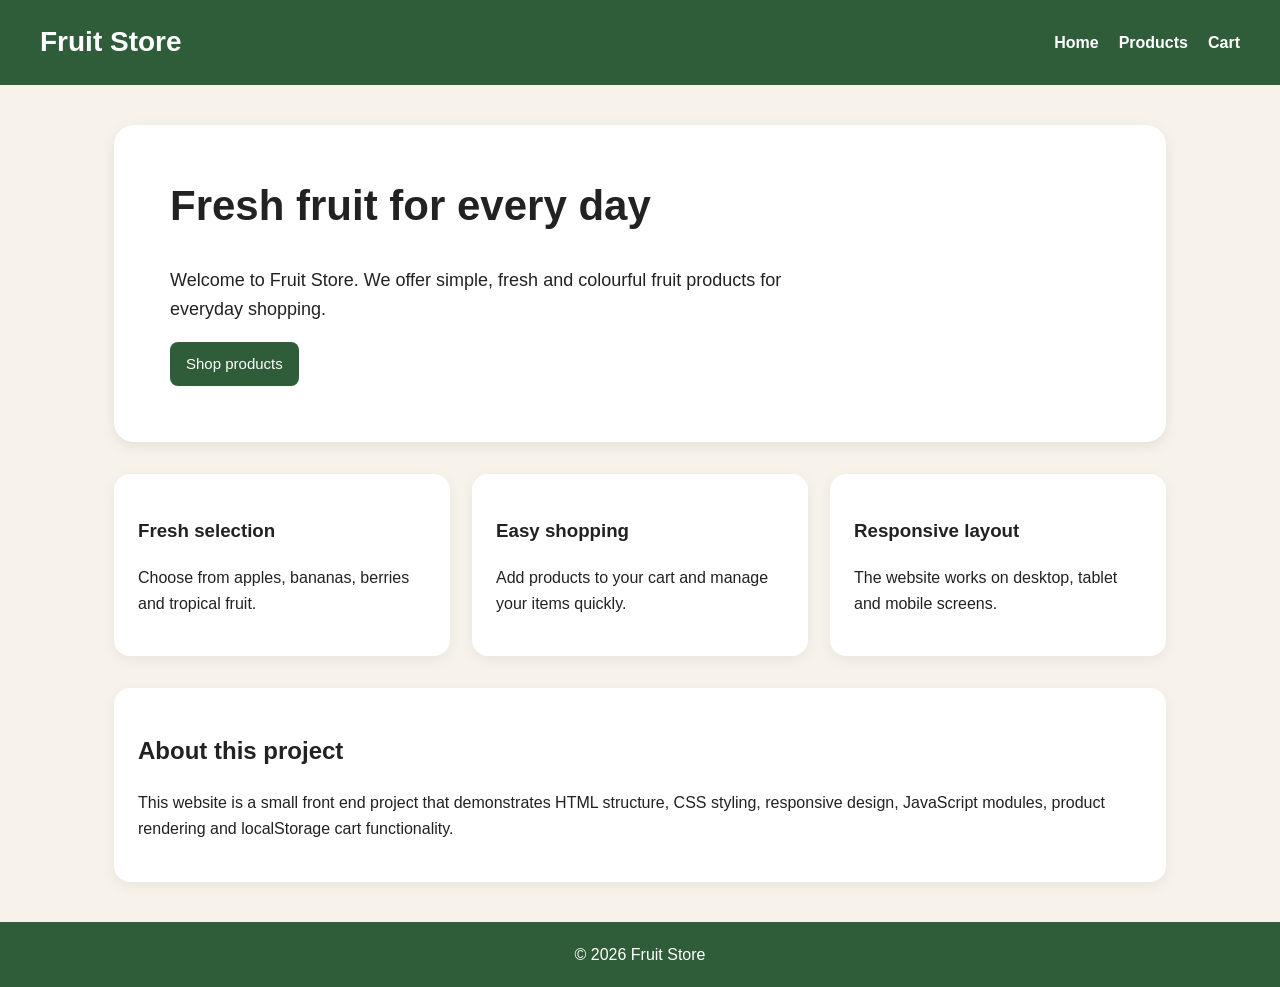
<file: index.html>
<!doctype html>
<html lang="en">
  <head>
    <meta charset="utf-8">
    <meta name="viewport" content="width=device-width, initial-scale=1">
    <title>Fruit Store | Home</title>
    <link rel="stylesheet" href="./css/styles.css">
  </head>

  <body class="page">
    <header class="site-header">
      <h1>Fruit Store</h1>

      <nav class="site-nav">
        <a href="./index.html">Home</a>
        <a href="./products.html">Products</a>
        <a href="./cart.html">Cart</a>
      </nav>
    </header>

    <main>
      <section class="hero">
        <div class="hero-text">
          <h2>Fresh fruit for every day</h2>
          <p>
            Welcome to Fruit Store. We offer simple, fresh and colourful fruit
            products for everyday shopping.
          </p>
          <a class="button" href="./products.html">Shop products</a>
        </div>
      </section>

      <section class="features">
        <article>
          <h3>Fresh selection</h3>
          <p>Choose from apples, bananas, berries and tropical fruit.</p>
        </article>

        <article>
          <h3>Easy shopping</h3>
          <p>Add products to your cart and manage your items quickly.</p>
        </article>

        <article>
          <h3>Responsive layout</h3>
          <p>The website works on desktop, tablet and mobile screens.</p>
        </article>
      </section>

      <section class="about-section">
        <h2>About this project</h2>
        <p>
          This website is a small front end project that demonstrates HTML
          structure, CSS styling, responsive design, JavaScript modules, product
          rendering and localStorage cart functionality.
        </p>
      </section>
    </main>

    <footer class="site-footer">
      <p>© 2026 Fruit Store</p>
    </footer>
  </body>
</html>
</file>
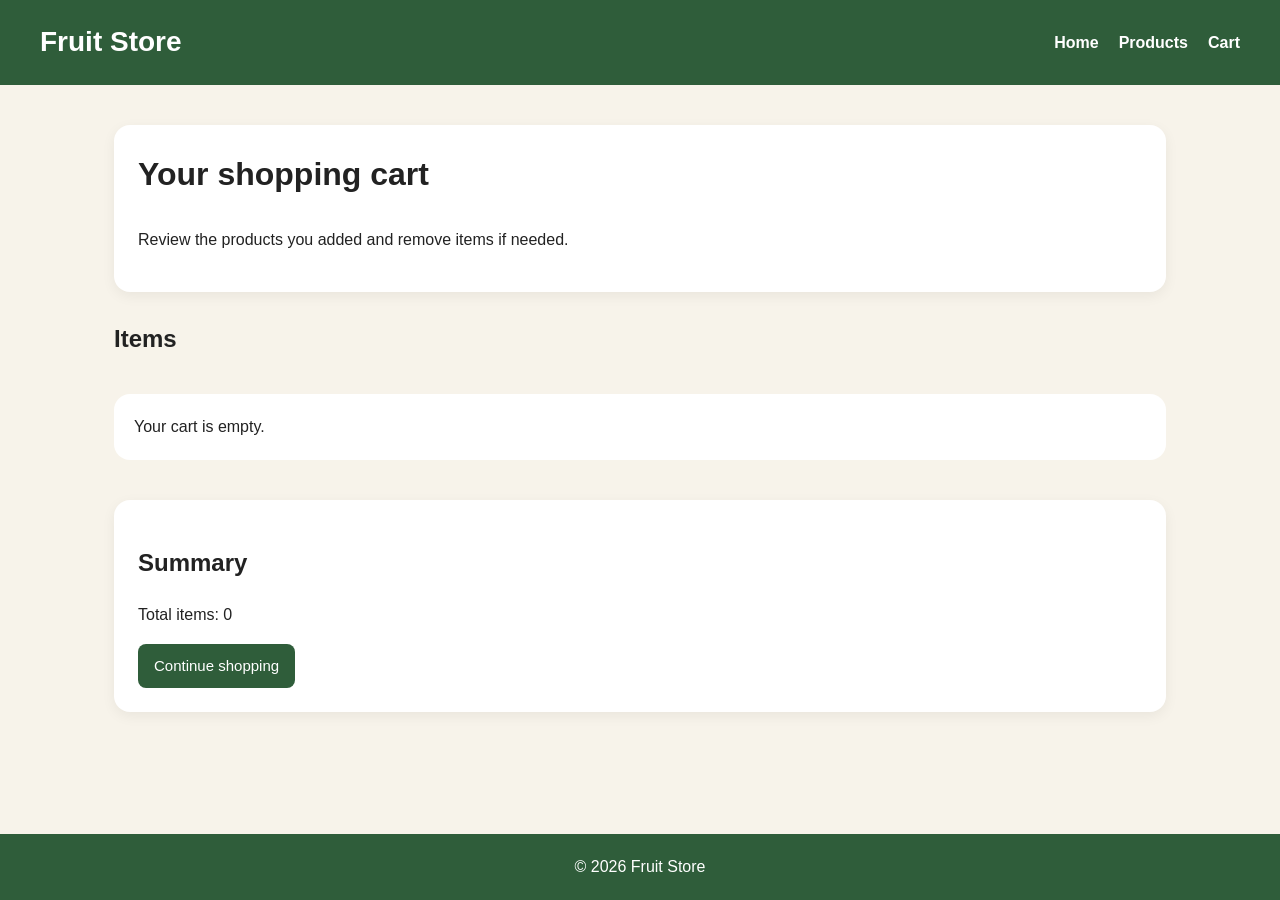
<file: cart.html>
<!doctype html>
<html lang="en">
  <head>
    <meta charset="utf-8">
    <meta name="viewport" content="width=device-width, initial-scale=1">
    <title>Fruit Store | Cart</title>
    <link rel="stylesheet" href="./css/styles.css">
  </head>

  <body class="page">
    <header class="site-header">
      <h1>Fruit Store</h1>

      <nav class="site-nav">
        <a href="./index.html">Home</a>
        <a href="./products.html">Products</a>
        <a href="./cart.html">Cart</a>
      </nav>
    </header>

    <main class="cart-page">
      <section class="page-intro">
        <h2>Your shopping cart</h2>
        <p>Review the products you added and remove items if needed.</p>
      </section>

      <section class="cart-section">
        <h2>Items</h2>
        <div id="items" class="cart-list"></div>
      </section>

      <section class="cart-summary">
        <h2>Summary</h2>
        <p id="total">Total items: 0</p>
        <a class="button" href="./products.html">Continue shopping</a>
      </section>
    </main>

    <footer class="site-footer">
      <p>© 2026 Fruit Store</p>
    </footer>

    <script type="module" src="./js/cart-page.js"></script>
  </body>
</html>
</file>
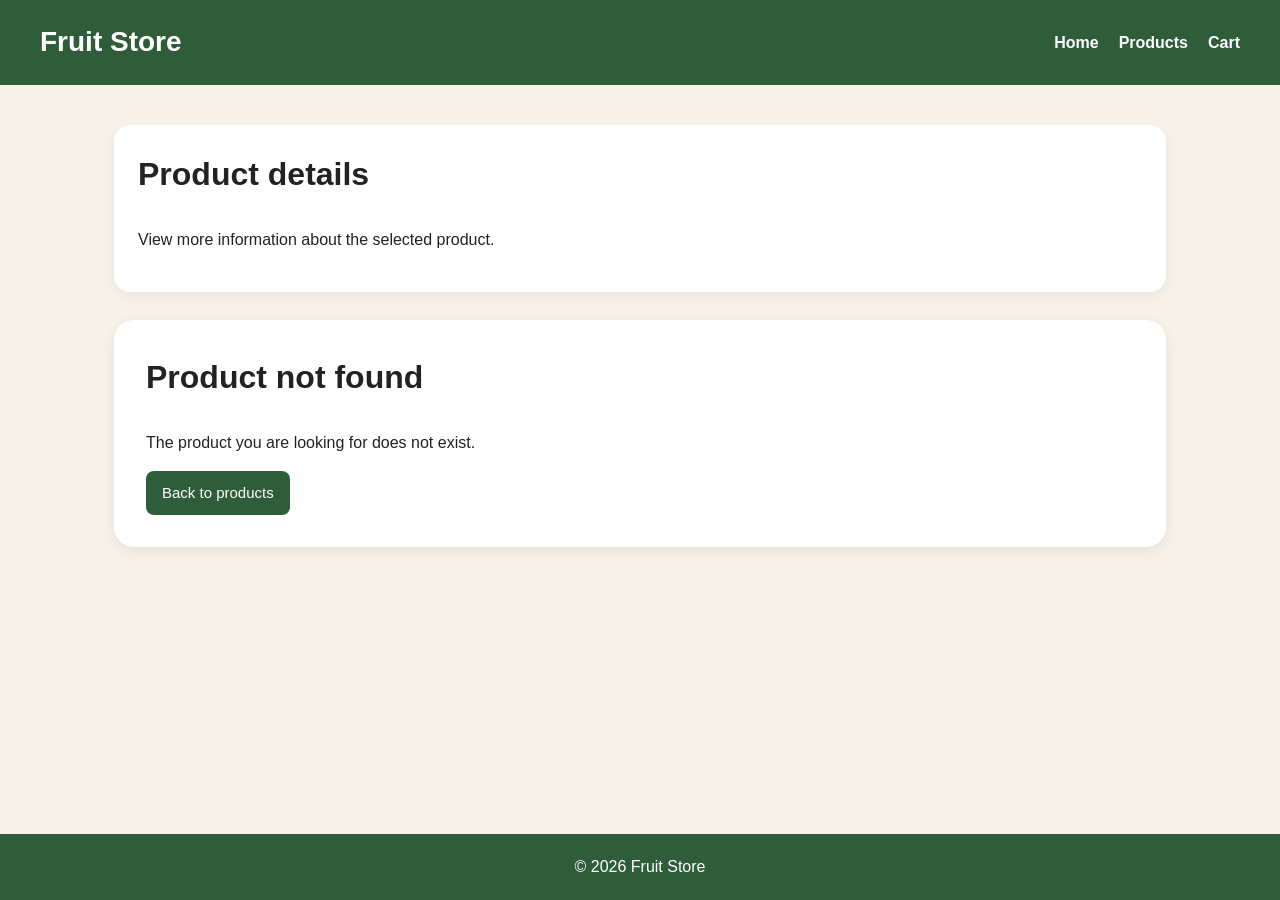
<file: product.html>
<!doctype html>
<html lang="en">
  <head>
    <meta charset="utf-8">
    <meta name="viewport" content="width=device-width, initial-scale=1">
    <title>Fruit Store | Product</title>
    <link rel="stylesheet" href="./css/styles.css">
  </head>

  <body class="page">
    <header class="site-header">
      <h1>Fruit Store</h1>

      <nav class="site-nav">
        <a href="./index.html">Home</a>
        <a href="./products.html">Products</a>
        <a href="./cart.html">Cart</a>
      </nav>
    </header>

    <main class="product-page">
      <section class="page-intro">
        <h2>Product details</h2>
        <p>View more information about the selected product.</p>
      </section>

      <section id="detail" class="detail-section"></section>
    </main>

    <footer class="site-footer">
      <p>© 2026 Fruit Store</p>
    </footer>

    <script type="module" src="./js/product-page.js"></script>
  </body>
</html>
</file>
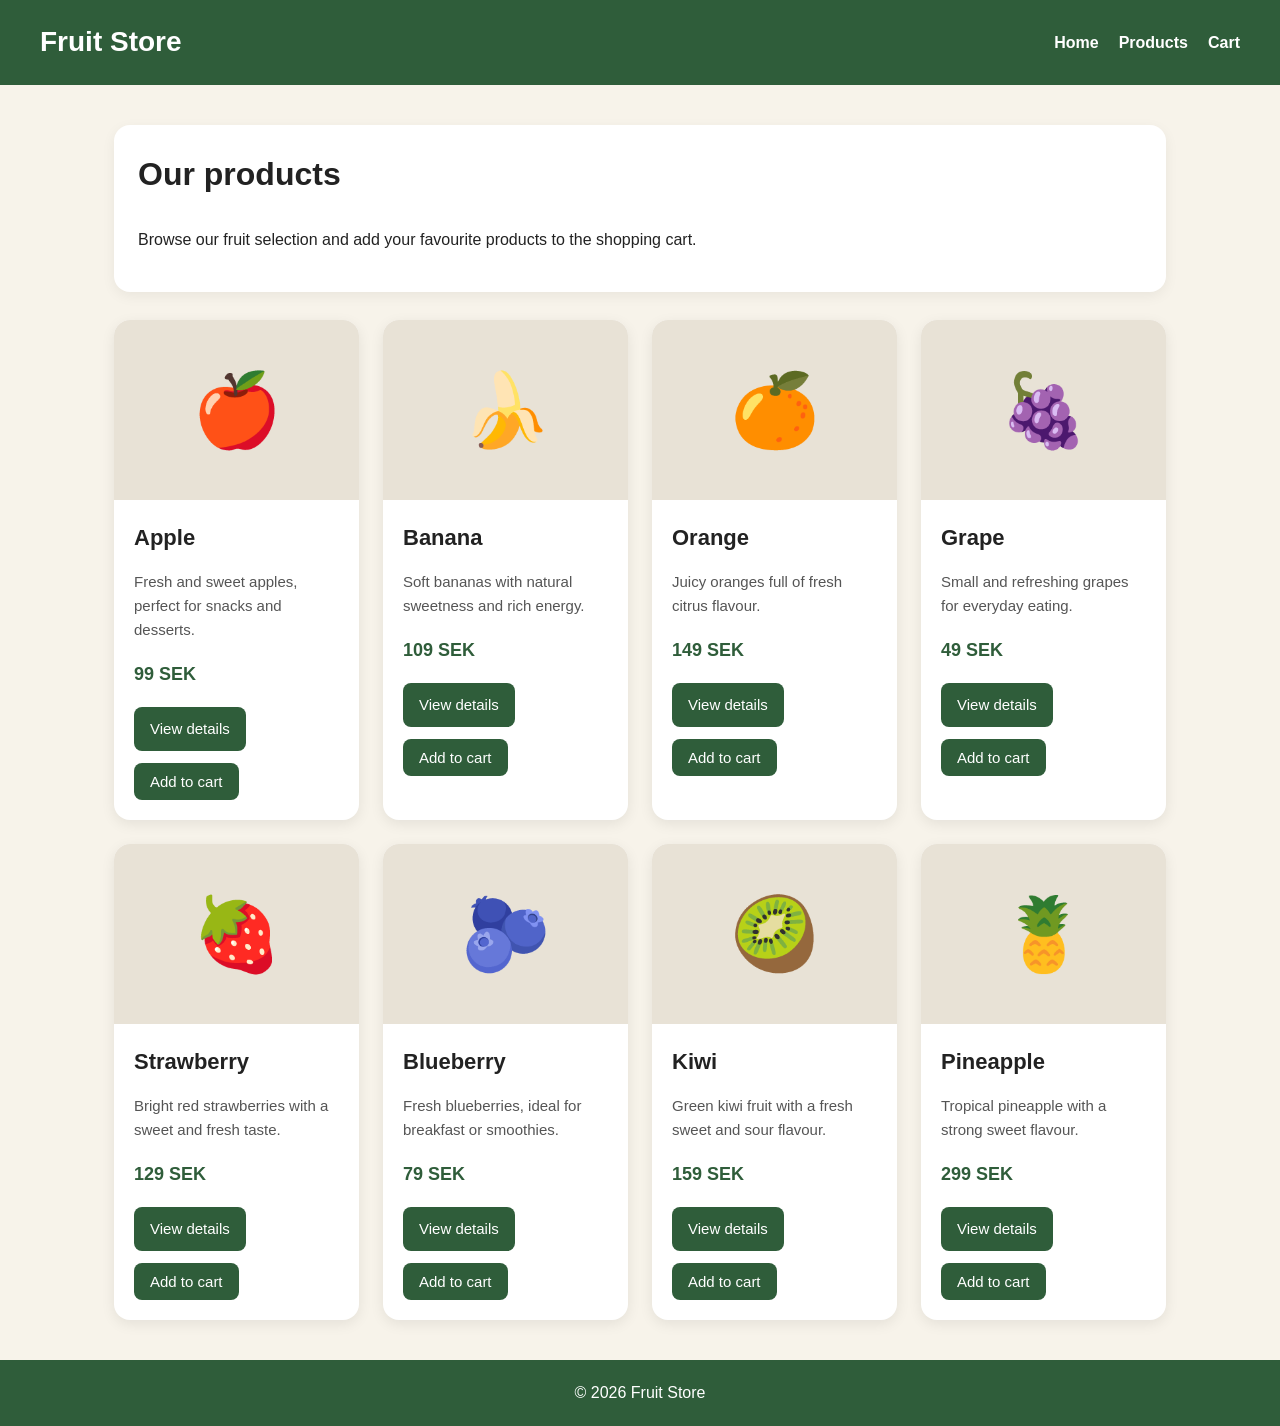
<file: products.html>
<!doctype html>
<html lang="en">
  <head>
    <meta charset="utf-8">
    <meta name="viewport" content="width=device-width, initial-scale=1">
    <title>Fruit Store | Products</title>
    <link rel="stylesheet" href="./css/styles.css">
  </head>

  <body class="page">
    <header class="site-header">
      <h1>Fruit Store</h1>

      <nav class="site-nav">
        <a href="./index.html">Home</a>
        <a href="./products.html">Products</a>
        <a href="./cart.html">Cart</a>
      </nav>
    </header>

    <main class="products-page">
      <section class="page-intro">
        <h2>Our products</h2>
        <p>
          Browse our fruit selection and add your favourite products to the
          shopping cart.
        </p>
      </section>

      <section id="grid" class="product-grid"></section>
    </main>

    <footer class="site-footer">
      <p>© 2026 Fruit Store</p>
    </footer>

    <script type="module" src="./js/products-page.js"></script>
  </body>
</html>
</file>
<file: css/styles.css>
* {
  box-sizing: border-box;
}

body {
  margin: 0;
  font-family: Arial, Helvetica, sans-serif;
  background-color: #f7f3ea;
  color: #222222;
  line-height: 1.6;
}

.page {
  min-height: 100vh;
  display: grid;
  grid-template-rows: auto 1fr auto;
}

.site-header {
  display: flex;
  justify-content: space-between;
  align-items: center;
  gap: 24px;
  padding: 20px 40px;
  background-color: #2f5d3a;
  color: white;
}

.site-header h1 {
  margin: 0;
  font-size: 28px;
}

.site-nav {
  display: flex;
  gap: 20px;
  flex-wrap: wrap;
}

.site-nav a {
  color: white;
  text-decoration: none;
  font-weight: bold;
}

.site-nav a:hover {
  text-decoration: underline;
}

main {
  width: 100%;
  max-width: 1100px;
  margin: 0 auto;
  padding: 40px 24px;
}

.hero {
  background-color: white;
  border-radius: 20px;
  padding: 56px;
  margin-bottom: 32px;
  box-shadow: 0 4px 14px rgba(0, 0, 0, 0.08);
}

.hero h2 {
  margin-top: 0;
  font-size: 42px;
  line-height: 1.2;
}

.hero p {
  max-width: 620px;
  font-size: 18px;
}

.button,
button {
  display: inline-block;
  padding: 10px 16px;
  border: none;
  border-radius: 8px;
  background-color: #2f5d3a;
  color: white;
  text-decoration: none;
  font-size: 15px;
  cursor: pointer;
}

.button:hover,
button:hover {
  background-color: #24482d;
}

.features {
  display: grid;
  grid-template-columns: repeat(3, 1fr);
  gap: 22px;
  margin-bottom: 32px;
}

.features article,
.about-section,
.page-intro,
.cart-summary {
  background-color: white;
  padding: 24px;
  border-radius: 16px;
  box-shadow: 0 4px 14px rgba(0, 0, 0, 0.06);
}

.page-intro {
  margin-bottom: 28px;
}

.page-intro h2 {
  margin-top: 0;
  font-size: 32px;
}

.product-grid {
  display: grid;
  grid-template-columns: repeat(4, 1fr);
  gap: 24px;
}

.product-card {
  background-color: white;
  border-radius: 16px;
  overflow: hidden;
  box-shadow: 0 4px 14px rgba(0, 0, 0, 0.08);
}

.product-image {
  display: flex;
  justify-content: center;
  align-items: center;
  height: 180px;
  background-color: #e8e2d6;
  font-size: 72px;
}

.card-body {
  padding: 20px;
}

.card-title {
  margin: 0 0 8px;
  font-size: 22px;
}

.card-description {
  color: #555555;
  font-size: 15px;
}

.card-price,
.price {
  font-weight: bold;
  font-size: 18px;
  color: #2f5d3a;
}

.card-actions {
  display: flex;
  gap: 12px;
  flex-wrap: wrap;
}

.product-detail {
  display: grid;
  grid-template-columns: 1fr 1fr;
  gap: 32px;
  background-color: white;
  padding: 32px;
  border-radius: 20px;
  box-shadow: 0 4px 14px rgba(0, 0, 0, 0.08);
}

.detail-image {
  display: flex;
  justify-content: center;
  align-items: center;
  min-height: 280px;
  border-radius: 16px;
  background-color: #e8e2d6;
  font-size: 110px;
}

.detail-info h2 {
  margin-top: 0;
  font-size: 32px;
}

.message {
  color: #2f5d3a;
  font-weight: bold;
}

.cart-list {
  display: grid;
  gap: 16px;
  margin-bottom: 24px;
}

.cart-item {
  display: flex;
  justify-content: space-between;
  align-items: center;
  gap: 16px;
  background-color: white;
  padding: 20px;
  border-radius: 16px;
  box-shadow: 0 4px 14px rgba(0, 0, 0, 0.06);
}

.cart-item h2 {
  margin: 0 0 8px;
  font-size: 20px;
}

.empty-cart {
  background-color: white;
  padding: 20px;
  border-radius: 16px;
}

.site-footer {
  text-align: center;
  padding: 20px;
  background-color: #2f5d3a;
  color: white;
}

.site-footer p {
  margin: 0;
}

@media (max-width: 900px) {
  .product-grid {
    grid-template-columns: repeat(2, 1fr);
  }

  .features {
    grid-template-columns: 1fr;
  }

  .product-detail {
    grid-template-columns: 1fr;
  }
}

@media (max-width: 600px) {
  .site-header {
    flex-direction: column;
    align-items: flex-start;
    padding: 20px;
  }

  .site-nav {
    flex-direction: column;
    gap: 10px;
  }

  main {
    padding: 24px 16px;
  }

  .hero {
    padding: 32px 24px;
  }

  .hero h2 {
    font-size: 30px;
  }

  .product-grid {
    grid-template-columns: 1fr;
  }

  .cart-item {
    flex-direction: column;
    align-items: flex-start;
  }
}
</file>
